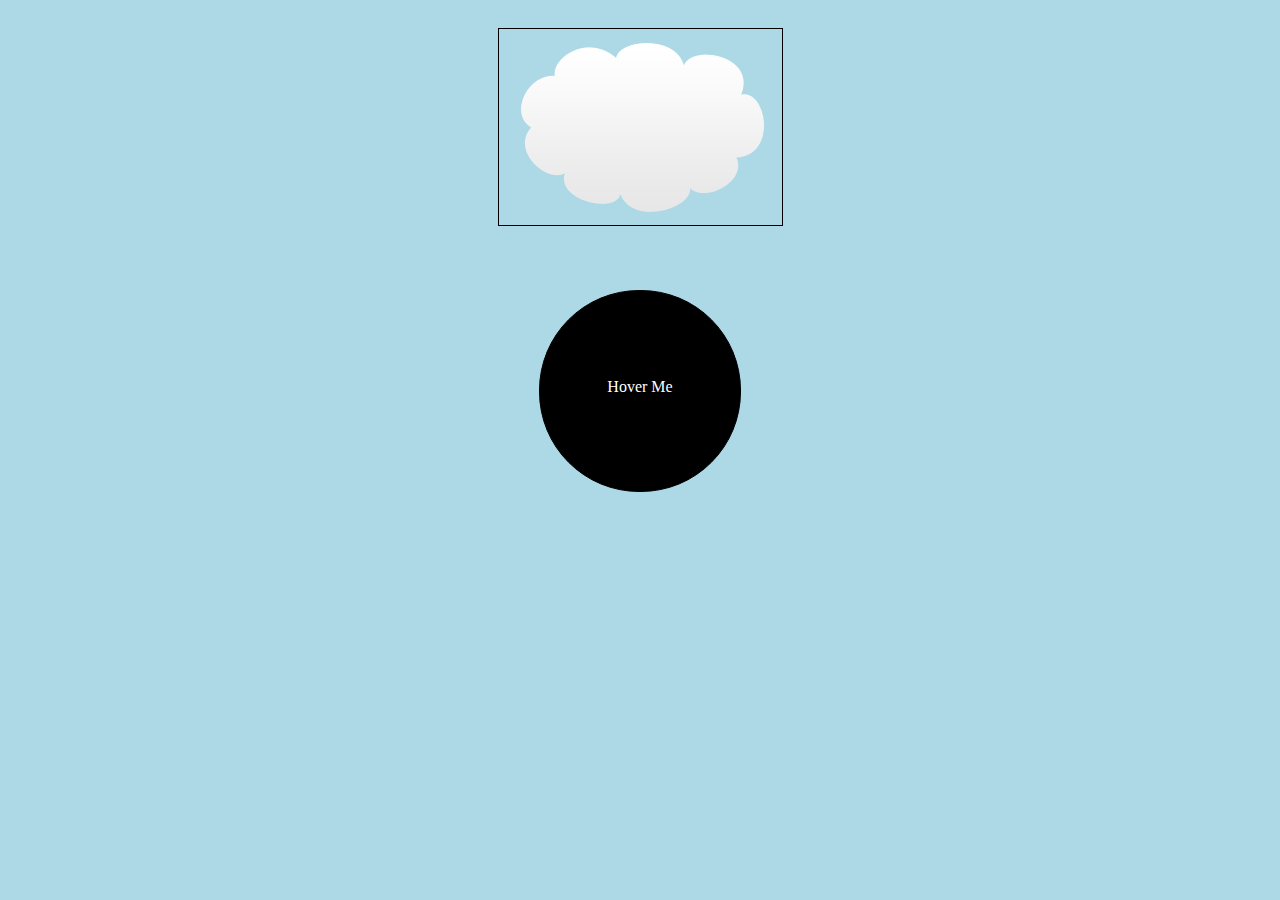
<file: index.html>
<!DOCTYPE html>
<head>
  <title>Basket Example</title>
  <link href="style.css" rel="stylesheet" type="text/css">
</head>
<body>
  <div class="wrapper">
    <img src="mario-examples/img/cloud.png" alt="sad">
    <div class="circle">Hover Me</div>
  </div>
</body>
</file>
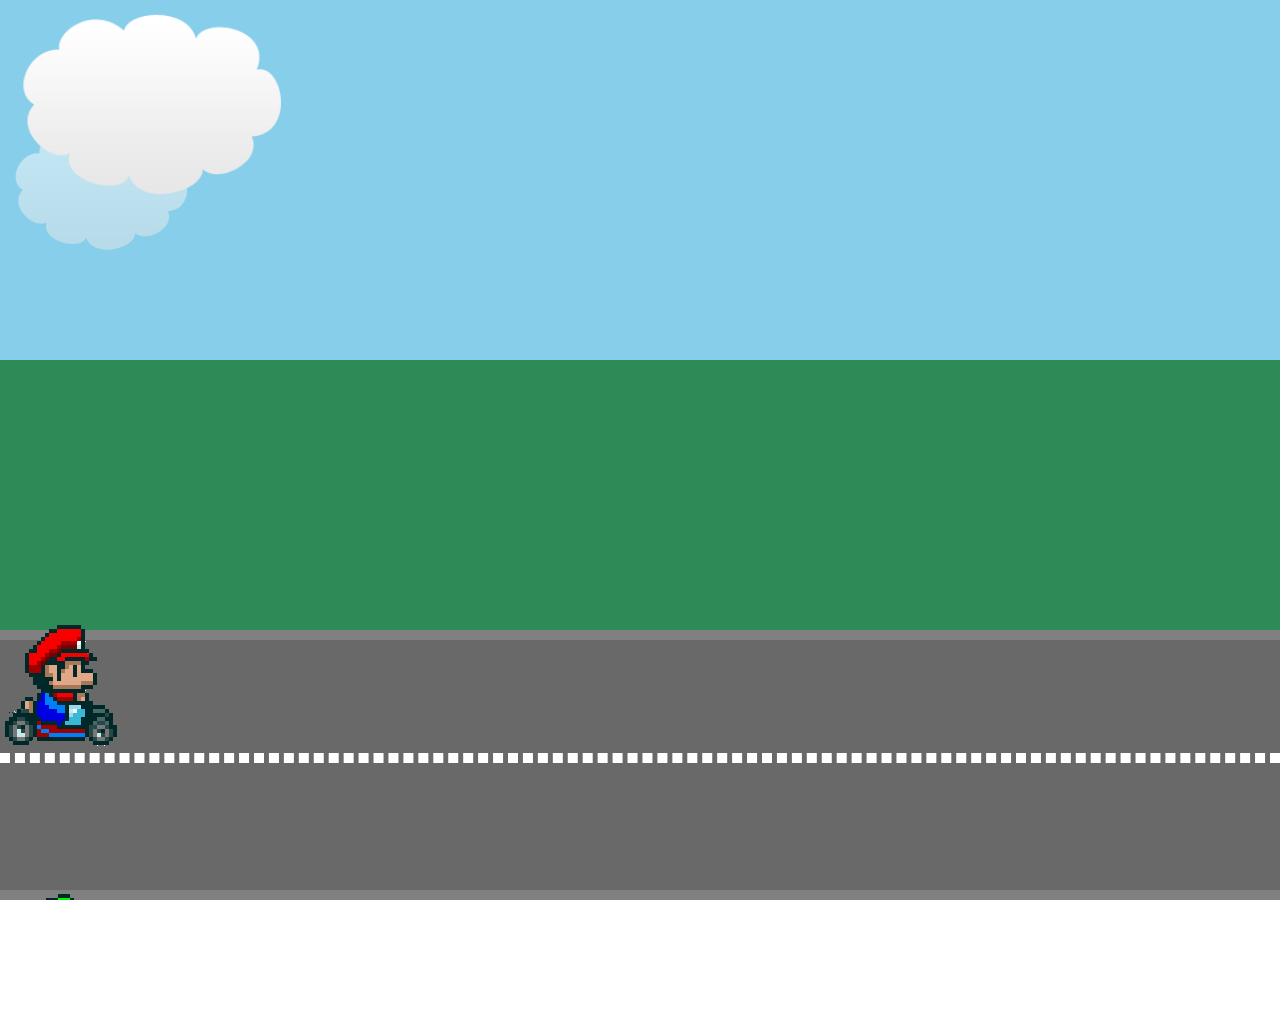
<file: mario-examples/index.html>
<!DOCTYPE html>
<head>
  <title>Mario Kart Animations</title>
  <link href="style.css" rel="stylesheet" type="text/css">
</head>
<body>
  <div class="sky">
    <img src="img/cloud.png" class="cloud">
    <img src="img/cloud.png" class="cloud">
  </div>
  <div class="grass"></div>
  <div class="road">
  
    <div class="lines"></div>
    <img class="mario" src="img/mario.png">
    <img class="luigi" src="img/luigi.png">
  </div>
</body>
</file>
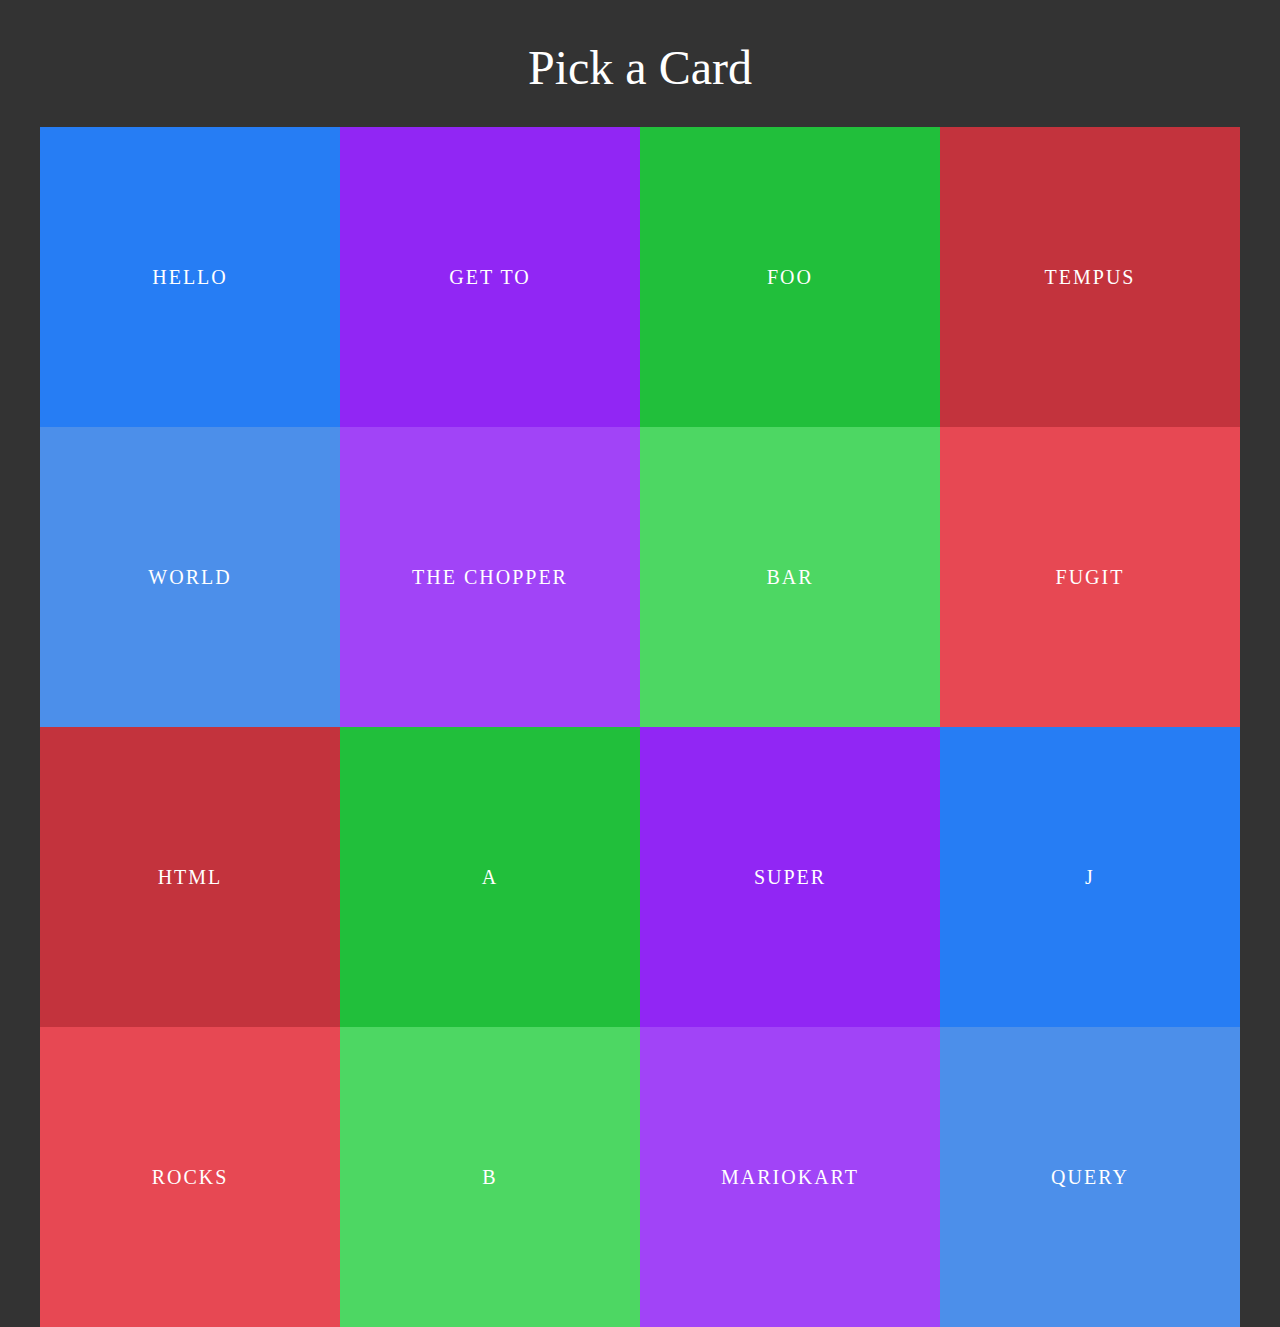
<file: rotate-examples/panels.html>
<!DOCTYPE html>
<head>
  <title>Basket Example</title>
  <link href="style.css" rel="stylesheet" type="text/css">
</head>
<body>
  <div class="wrapper">
    <h1>Pick a Card</h1>
    <ul class="panels">
      <li>
        <div class="front" style="background: #267df4">Hello</div>
        <div class="back" style="background: #4c8fea">World</div>
      </li>
      <li>
        <div class="front" style="background: #9126f4">Get to</div>
        <div class="back" style="background: #a144f7">The chopper</div>
      </li>
      <li>
        <div class="front" style="background: #21bf3b">foo</div>
        <div class="back" style="background: #4dd763">bar</div>
      </li>
      <li>
        <div class="front" style="background: #c3333d">tempus</div>
        <div class="back" style="background: #e74853">fugit</div>
      </li>
      <li>
        <div class="front" style="background: #c3333d">html</div>
        <div class="back" style="background: #e74853">rocks</div>
      </li>
      <li>
        <div class="front" style="background: #21bf3b">A</div>
        <div class="back" style="background: #4dd763">B</div>
      </li>
      <li>
        <div class="front" style="background: #9126f4">Super</div>
        <div class="back" style="background: #a144f7">Mariokart</div>
      </li>
      <li>
        <div class="front" style="background: #267df4">j</div>
        <div class="back" style="background: #4c8fea">Query</div>
      </li>
    </ul>
  </div>
</body>
</file>
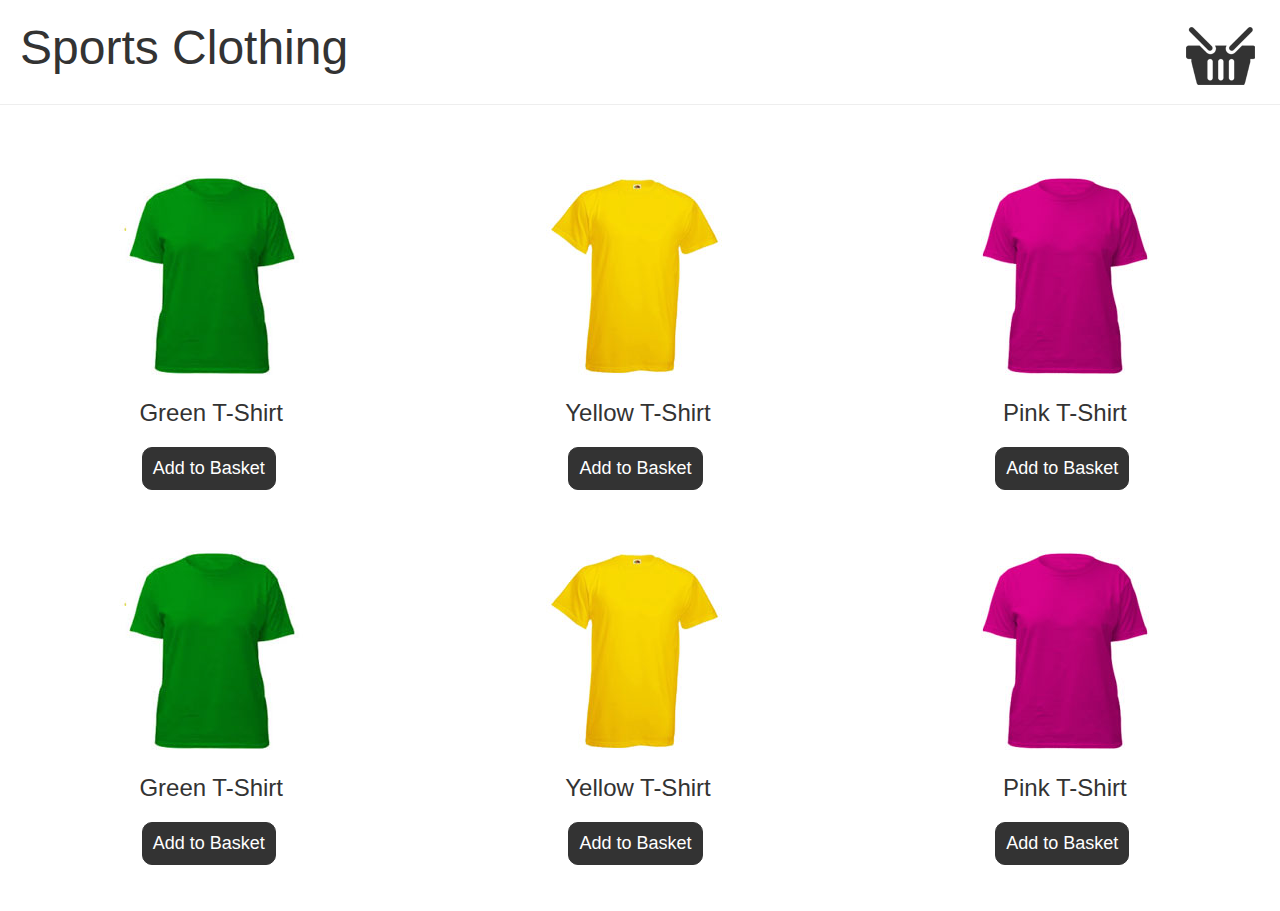
<file: web-examples/basket.html>
<!DOCTYPE html>
<head>
  <title>Basket Example</title>
  <link href="style.css" rel="stylesheet" type="text/css">
  <script src="https://code.jquery.com/jquery-1.12.3.min.js" integrity="sha256-aaODHAgvwQW1bFOGXMeX+pC4PZIPsvn2h1sArYOhgXQ=" crossorigin="anonymous"></script>
</head>
<body class="basket">
  <header>
    <h1>Sports Clothing</h1>
    <div class="basket-icon"><img src="img/basket.png"></div>
  </header>
  <ul class="products">
    <li>
      <img src="img/t-1.jpg">
      <h2>Green T-Shirt</h2>
      <button>Add to Basket</button>
    </li>
    <li>
      <img src="img/t-2.jpg">
      <h2>Yellow T-Shirt</h2>
      <button>Add to Basket</button>
    </li>
    <li>
      <img src="img/t-3.jpg">
      <h2>Pink T-Shirt</h2>
      <button>Add to Basket</button>
    </li>
    <li>
      <img src="img/t-1.jpg">
      <h2>Green T-Shirt</h2>
      <button>Add to Basket</button>
    </li>
    <li>
      <img src="img/t-2.jpg">
      <h2>Yellow T-Shirt</h2>
      <button>Add to Basket</button>
    </li>
    <li>
      <img src="img/t-3.jpg">
      <h2>Pink T-Shirt</h2>
      <button>Add to Basket</button>
    </li>
  </ul>
  <script>
    
  </script>
</body>
</file>
<file: style.css>
body{
  background: lightblue;
  text-align: center
}

.wrapper{
  width: 100%;
  padding: 20px;
  box-sizing: border-box;
}


img{
  border: 1px solid black;
}


.circle{
width: 200px;
height: 200px;
border: 1px solid black;
line-height:12;
margin: 60px auto;
background-color: black;
color: white;
border-radius: 100px;
cursor: pointer;
transition: 0.5s ;
}


.circle:hover{
background: blue;
transform: scale(2) rotateY(360deg) rotateX(360deg);


}
</file>
<file: mario-examples/style.css>
/*// BASE STYLES //*/

html, body{
  height: 100%;
  width:100%;
  overflow: hidden;
  margin: 0;
}

.grass, .sky, .road{
  position: relative;
}

.sky{
  height: 40%;
  background: skyblue;
}

.grass{
  height: 30%;
  background: seagreen;
}

.road{
  height: 30%;
  background: dimgrey;
  box-sizing: border-box;
  border-top: 10px solid grey;
  border-bottom: 10px solid grey;
  width: 100%;
}

.lines{
  box-sizing: border-box;
  border: 5px dashed #fff;
  height: 0px;
  width: 100%;
  position: absolute;
  top: 45%;
}

/*// ELEMENTS TO ANIMATE //*/

.mario{
  position: absolute;
  top: -20px;
  animation: drive 3s both infinite linear,
             jump 0.3s 1s ease  ;
}


.luigi{
  position: absolute;
  top: 250px;
  animation-name: drive;
  animation-duration: 5s;
  animation-fill-mode:both ;
  animation-iteration-count: infinite;
  animation-timing-function: linear;
}


.cloud{
  position: absolute;
}


.cloud:nth-child(1){
  width: 200px;
  top:120px;
  opacity: 0.5;
  animation: wind 80s linear infinite reverse ;
}


.cloud:nth-child(2){
  width: 300px;
  top:0;
  animation: wind 50s linear infinite reverse ;
  
}

/*// KEYFRAMES //*/

@keyframes drive{
  from{
    transform: translateX(-200px)
  }
  to{ 
    transform: translateX(1800px)}
}


@keyframes wind{
  from{
      left: -300px
  }
  to{
    left: 100%
  }
}


@keyframes jump{
  0%{top: -20px}
  50%{top: -80px}
  100%{top: -20px}
}
</file>
<file: rotate-examples/style.css>
body{
  background: #333;
  font-family: verdana;
}

.wrapper{
  width: 100%;
  max-width: 1200px;
  margin: 40px auto;
}

h1{
  color: #fff;
  font-weight: normal;
  text-align: center;
  font-size: 48px;
}

.panels{
  list-style-type: none;
  padding: 0;
}

.panels li{
  position: relative;
  width: 25%;
  margin: 0;
  display: block;
  box-sizing: border-box;
  float: left
}

.panels li div{
  width: 100%;
  padding: 50% 0;
  text-align: center;
  color: #fff;
  font-size: 20px;
  text-transform: uppercase;
  letter-spacing: 2px;
  line-height: 0;
  cursor: pointer;
}

/*// ANIMATION STYLES //*/
</file>
<file: web-examples/style.css>
/*// POP-UP BASE STYLES //*/

body{margin: 0; position: relative;}
body.pop-up{background: #222;}
*{
  font-family: Calibri, sans-serif; 
  font-weight: normal;
  color: #333;
}
h1{
  font-size: 48px;
  margin: 10px 0;
}
p{
  margin-bottom: 40px;
}
#pop-up{
  position: relative; 
  top: 200px; 
  width: 500px; 
  margin: 0 auto; 
  text-align: center;
}
#pop-up .container{
  background: #f0e4d4; 
  padding: 30px; 
  position: absolute; 
  top: 50px; 
  width: 100%; 
  box-sizing: border-box;
}
#pop-up input{
  padding: 10px;
  border: 0;
  border-radius: 10px 0 0 10px;
  border: 1px solid #333;
  font-size: 18px;
}
button{
  padding: 10px;
  border: 0;
  color: #fff;
  background: #333;
  margin-left: -5px;
  margin-left: -5px;
  border-radius: 0 10px 10px 0;
  border: 1px solid #333;
  font-size: 18px;
}
.cross{
  position: absolute;
  top: 10px;
  left: 10px;
  background: #555;
  color: #ddd;
  font-weight: bold;
  width: 22px;
  height: 22px;
  text-align: center;
  border-radius: 11px;
}

/*// POP-UP ANIMATION STYLES //*/

#pop-up{
 
  top: -400px;
  transform-origin: 10px 10px;
  animation: drop 0.5s 0.5s ease forwards,
             swing 3s 1.2s ease forwards;

}

@keyframes drop{
  0%{opacity: 0; }
  70%{transform: translateY(900px);}
  100%{transform: translateY(850px);}
}


@keyframes swing{
  0%{transform: translateY(850px) rotateZ(0deg)}
  40%{transform: translateY(850px) rotateZ(90deg)}
  70%{transform: translateY(850px) rotateZ(70deg)}
  100%{transform: translateY(850px) rotateZ(75deg)}
}
/*// BASKET BASE STYLES //*/

header{
  padding: 10px 20px;
  border-bottom: 1px solid #eee;
  background: #fff;
}
header:after{
  display: block;
  content: "";
  clear: both;
}
.basket ul{
  padding: 0;
  margin-top: 40px;
}
.basket li{
  display: inline-block;
  list-style-type: none;
  width: 30%;
  margin: 30px 1.5%;
  text-align: center;
}
.basket button{
  border-radius: 10px;
  cursor: pointer;
}
.basket header div{
  float: right;
  position: relative;
  z-index: 1;
}
.basket header h1{
  float: left;
}

/*// BASKET ANIMATION STYLES //*/
</file>
